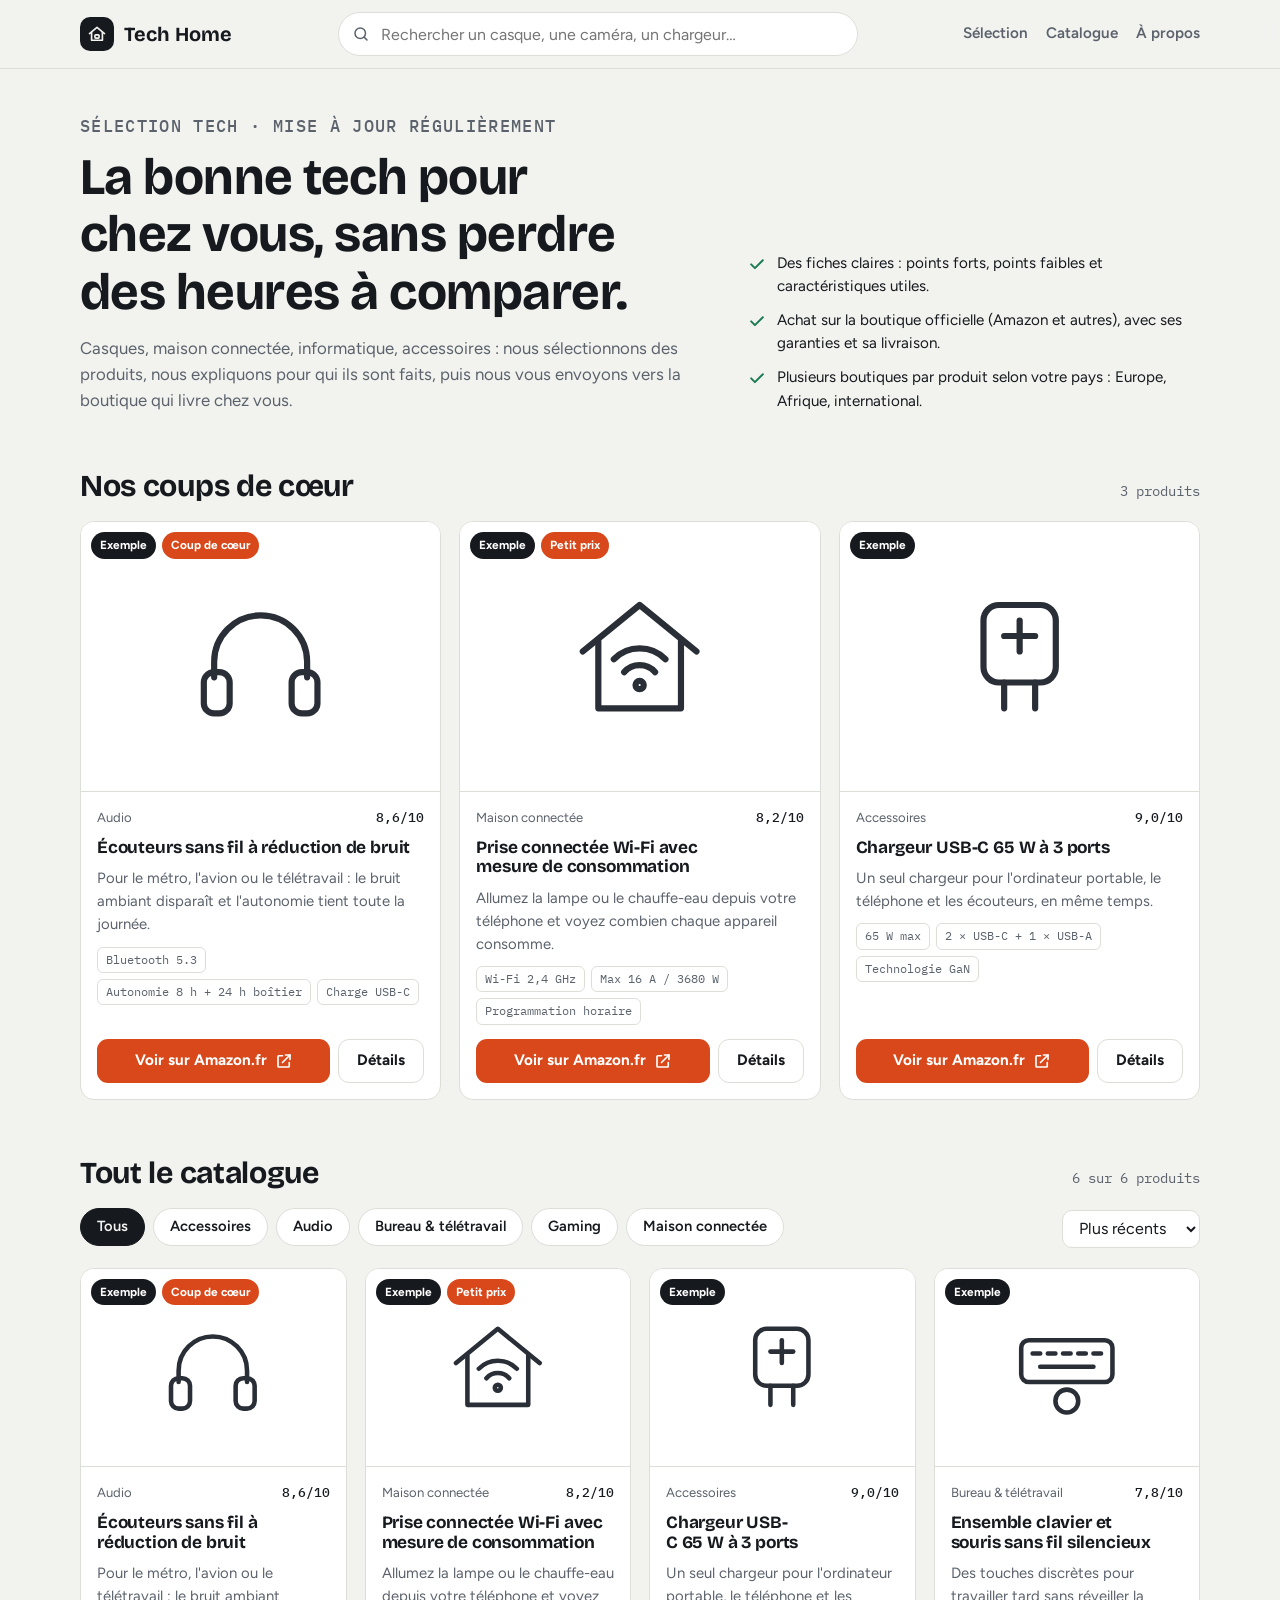
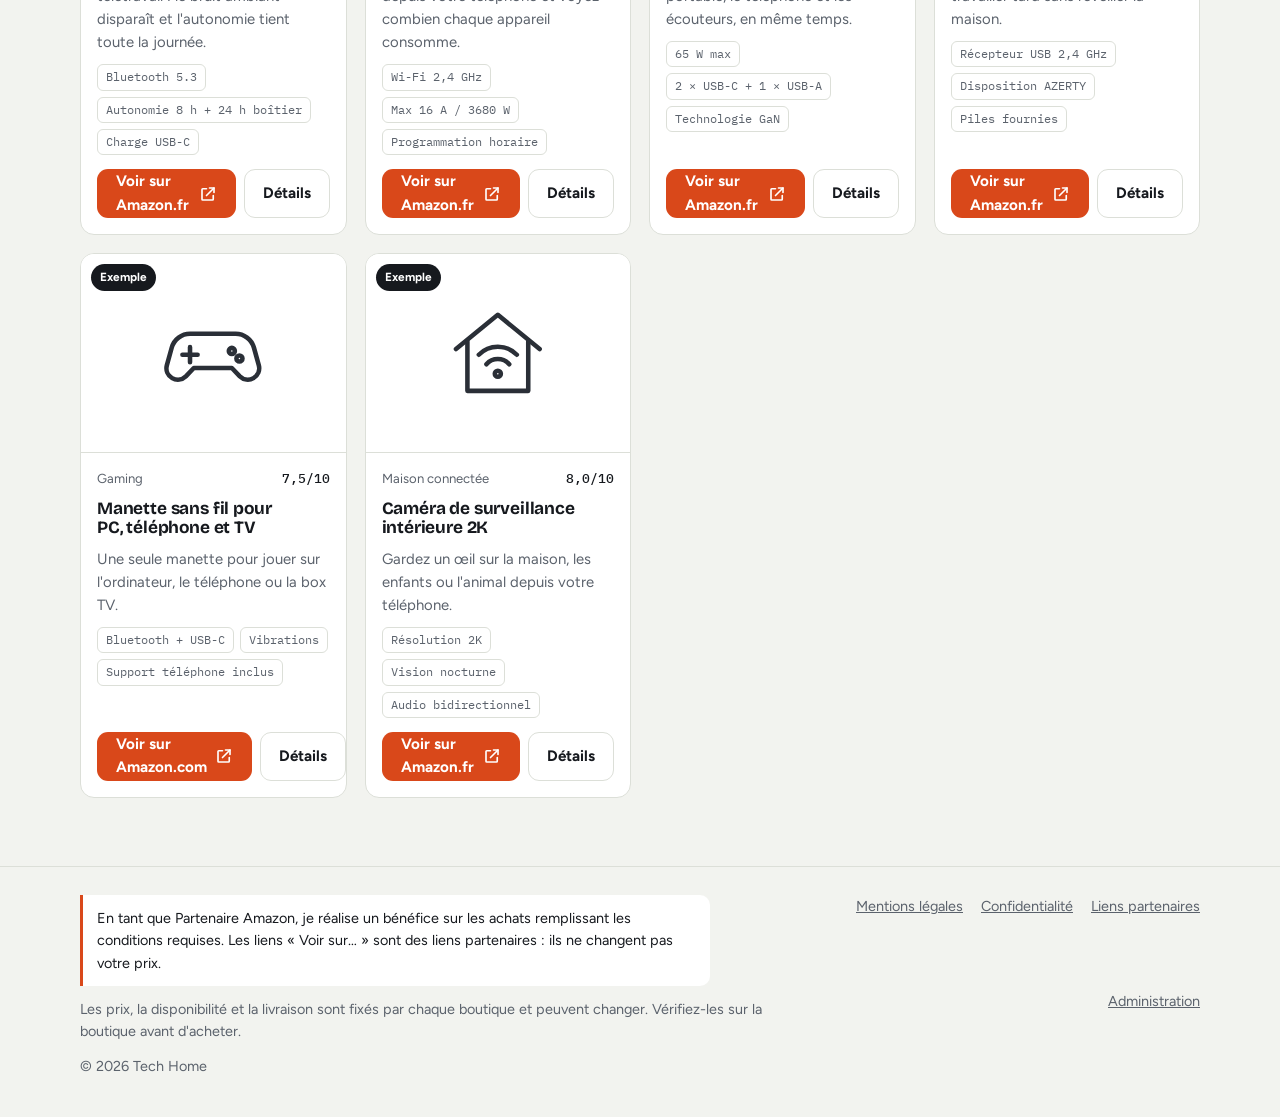
<file: index.html>
<!DOCTYPE html>
<html lang="fr">
<head>
  <meta charset="utf-8">
  <meta name="viewport" content="width=device-width, initial-scale=1">
  <title>Tech Home</title>
  <meta name="description" content="Tech Home sélectionne et explique les meilleurs produits tech pour la maison : audio, maison connectée, informatique, accessoires.">
  <meta property="og:title" content="Tech Home">
  <meta property="og:description" content="La tech utile pour la maison, choisie et expliquée.">
  <meta property="og:type" content="website">
  <link rel="preconnect" href="https://fonts.googleapis.com">
  <link rel="preconnect" href="https://fonts.gstatic.com" crossorigin>
  <link rel="stylesheet" href="https://fonts.googleapis.com/css2?family=Bricolage+Grotesque:opsz,wght@12..96,600;12..96,700&family=Figtree:wght@400;500;600;700&family=IBM+Plex+Mono:wght@400;500&display=swap">
  <link rel="stylesheet" href="styles.css">
</head>
<body>
  <div id="local-banner" class="local-banner" hidden>
    <div class="wrap">
      <span>Vous voyez l'aperçu de vos modifications dans ce navigateur. Elles ne sont pas encore en ligne.</span>
      <button type="button" class="link-btn" id="drop-local">Afficher la version en ligne</button>
    </div>
  </div>

  <header class="site-header">
    <div class="wrap header-row">
      <a class="logo" href="index.html"><span class="logo-mark" id="logo-mark"></span><span id="site-name">Tech Home</span></a>
      <form class="search" role="search" id="search-form">
        <label for="q" class="sr-only">Rechercher un produit</label>
        <span id="search-icon"></span>
        <input id="q" type="search" placeholder="Rechercher un casque, une caméra, un chargeur…" autocomplete="off">
      </form>
      <nav class="nav" aria-label="Navigation principale">
        <a href="#selection" class="hide-sm">Sélection</a>
        <a href="#catalogue">Catalogue</a>
        <a href="legal.html" class="hide-sm">À propos</a>
      </nav>
    </div>
  </header>

  <main>
    <section class="wrap hero" aria-labelledby="hero-title">
      <div>
        <p class="eyebrow" id="hero-eyebrow">Sélection tech · mise à jour régulièrement</p>
        <h1 id="hero-title">La bonne tech pour chez vous, sans perdre des heures à comparer.</h1>
        <p id="hero-text" style="margin-top:14px">Casques, maison connectée, informatique, accessoires : nous sélectionnons des produits, nous expliquons pour qui ils sont faits, puis nous vous envoyons vers la boutique qui livre chez vous.</p>
      </div>
      <ul class="clean trust" id="trust">
        <li><span data-icon="check"></span><span>Des fiches claires : points forts, points faibles et caractéristiques utiles.</span></li>
        <li><span data-icon="check"></span><span>Achat sur la boutique officielle (Amazon et autres), avec ses garanties et sa livraison.</span></li>
        <li><span data-icon="check"></span><span>Plusieurs boutiques par produit selon votre pays : Europe, Afrique, international.</span></li>
      </ul>
    </section>

    <section class="wrap section" id="selection" aria-labelledby="sel-title">
      <div class="section-head">
        <h2 id="sel-title">Nos coups de cœur</h2>
        <span class="count" id="sel-count"></span>
      </div>
      <div class="grid featured-grid" id="featured"></div>
    </section>

    <section class="wrap section" id="catalogue" aria-labelledby="cat-title">
      <div class="section-head">
        <h2 id="cat-title">Tout le catalogue</h2>
        <span class="count" id="cat-count" aria-live="polite"></span>
      </div>
      <div class="toolbar">
        <div class="chips" id="chips" role="group" aria-label="Filtrer par catégorie"></div>
        <label class="sr-only" for="sort">Trier</label>
        <select class="select" id="sort">
          <option value="recent">Plus récents</option>
          <option value="score">Mieux notés</option>
          <option value="name">Nom (A → Z)</option>
        </select>
      </div>
      <div class="grid" id="products"></div>
    </section>
  </main>

  <footer class="site-footer">
    <div class="wrap footer-grid">
      <div style="display:grid;gap:12px">
        <p class="disclosure" id="disclosure"></p>
        <p>Les prix, la disponibilité et la livraison sont fixés par chaque boutique et peuvent changer. Vérifiez-les sur la boutique avant d'acheter.</p>
        <p>© <span id="year"></span> <span id="footer-name">Tech Home</span></p>
      </div>
      <div class="footer-links">
        <a href="legal.html">Mentions légales</a>
        <a href="legal.html#confidentialite">Confidentialité</a>
        <a href="legal.html#affiliation">Liens partenaires</a>
        <a href="admin.html">Administration</a>
      </div>
    </div>
  </footer>

  <div class="overlay" id="overlay" aria-hidden="true">
    <div class="sheet" role="dialog" aria-modal="true" aria-labelledby="sheet-title" id="sheet"></div>
  </div>

  <script src="common.js"></script>
  <script src="app.js"></script>
</body>
</html>
</file>
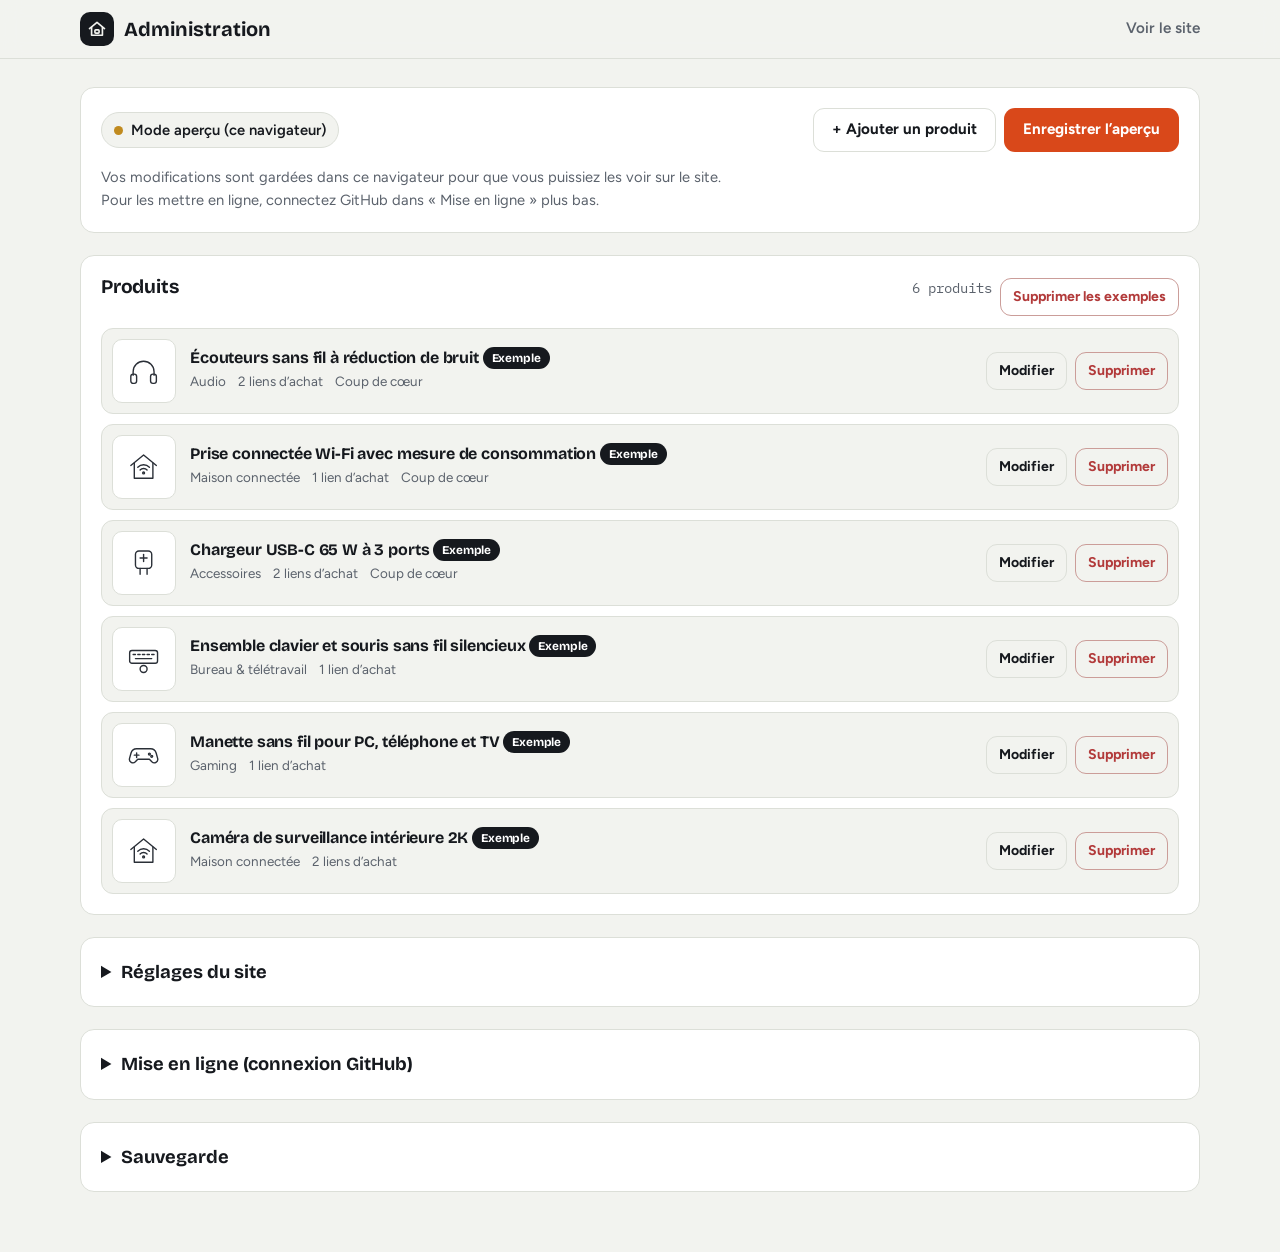
<file: admin.html>
<!DOCTYPE html>
<html lang="fr">
<head>
  <meta charset="utf-8">
  <meta name="viewport" content="width=device-width, initial-scale=1">
  <meta name="robots" content="noindex, nofollow">
  <title>Administration — Tech Home</title>
  <link rel="preconnect" href="https://fonts.googleapis.com">
  <link rel="preconnect" href="https://fonts.gstatic.com" crossorigin>
  <link rel="stylesheet" href="https://fonts.googleapis.com/css2?family=Bricolage+Grotesque:opsz,wght@12..96,600;12..96,700&family=Figtree:wght@400;500;600;700&family=IBM+Plex+Mono:wght@400;500&display=swap">
  <link rel="stylesheet" href="styles.css">
  <style>
    .admin { padding: 28px 0 60px; display: grid; gap: 22px; }
    .panel { background: var(--surface); border: 1px solid var(--line); border-radius: var(--radius); padding: 20px; }
    .panel h2 { font-size: 1.2rem; margin-bottom: 4px; }
    .panel .lead { color: var(--muted); font-size: .92rem; margin-bottom: 14px; max-width: 70ch; }
    .topbar { display: flex; flex-wrap: wrap; gap: 12px; align-items: center; justify-content: space-between; }
    .status { display: inline-flex; align-items: center; gap: 8px; font-weight: 600; font-size: .92rem; padding: 6px 12px; border-radius: 999px; background: var(--paper); border: 1px solid var(--line); }
    .dot { width: 9px; height: 9px; border-radius: 50%; background: #c08a1e; }
    .dot.on { background: var(--ok); }
    .dirty { font-family: var(--mono); font-size: .8rem; color: var(--accent); }
    .row-actions { display: flex; flex-wrap: wrap; gap: 8px; }
    .fields { display: grid; grid-template-columns: repeat(2, minmax(0, 1fr)); gap: 14px; }
    .fields .full { grid-column: 1 / -1; }
    .field { display: grid; gap: 6px; }
    .field label { font-weight: 600; font-size: .9rem; }
    .field .hint { font-size: .8rem; color: var(--muted); }
    .field .warn { font-size: .82rem; color: var(--bad); font-weight: 600; }
    .input, .textarea { width: 100%; border: 1px solid var(--line); border-radius: 10px; background: var(--paper); padding: 10px 12px; min-height: 44px; }
    .textarea { min-height: 96px; resize: vertical; }
    .input:focus, .textarea:focus { outline: none; border-color: var(--accent); box-shadow: 0 0 0 3px var(--accent-soft); }
    .check { display: flex; gap: 10px; align-items: center; font-weight: 600; }
    .check input { width: 20px; height: 20px; accent-color: var(--accent); }
    .plist { display: grid; gap: 10px; }
    .pitem { display: grid; grid-template-columns: 64px 1fr auto; gap: 14px; align-items: center; padding: 10px; border: 1px solid var(--line); border-radius: 12px; background: var(--paper); }
    .thumb { width: 64px; height: 64px; border-radius: 10px; background: #fff; display: grid; place-items: center; overflow: hidden; border: 1px solid var(--line); }
    .thumb img { width: 100%; height: 100%; object-fit: contain; }
    .thumb .illus { width: 60%; color: #2a2f37; }
    .pitem h3 { font-size: 1rem; }
    .pmeta { font-size: .84rem; color: var(--muted); display: flex; flex-wrap: wrap; gap: 4px 12px; }
    .btn-sm { min-height: 38px; padding: 0 12px; font-size: .88rem; }
    .btn-danger { color: var(--bad); border-color: color-mix(in srgb, var(--bad) 40%, var(--line)); }
    .btn-danger.armed { background: var(--bad); color: #fff; }
    .links-editor { display: grid; gap: 10px; }
    .link-row { display: grid; grid-template-columns: 160px 140px 1fr auto; gap: 8px; align-items: start; padding: 10px; border: 1px dashed var(--line); border-radius: 12px; }
    .link-row .warn { grid-column: 1 / -1; }
    .editor-sheet { padding: 24px; display: grid; gap: 18px; }
    .editor-head { display: flex; justify-content: space-between; gap: 12px; align-items: center; }
    .preview-img { width: 120px; height: 120px; border-radius: 12px; border: 1px solid var(--line); background: #fff; display: grid; place-items: center; overflow: hidden; }
    .preview-img img { width: 100%; height: 100%; object-fit: contain; }
    .preview-img .illus { width: 55%; color: #2a2f37; }
    .img-row { display: flex; gap: 14px; align-items: center; flex-wrap: wrap; }
    .toast { position: fixed; left: 50%; bottom: 20px; translate: -50% 0; z-index: 80; max-width: min(560px, 92vw); padding: 12px 18px; border-radius: 12px; background: var(--ink); color: var(--paper); font-weight: 600; box-shadow: var(--shadow); display: none; }
    .toast.show { display: block; }
    .toast.err { background: var(--bad); color: #fff; }
    details.panel summary { cursor: pointer; font-family: var(--display); font-weight: 700; font-size: 1.15rem; }
    details.panel[open] summary { margin-bottom: 12px; }
    .steps { margin: 0; padding-left: 20px; display: grid; gap: 6px; font-size: .92rem; }
    @media (max-width: 720px) {
      .fields { grid-template-columns: 1fr; }
      .link-row { grid-template-columns: 1fr 1fr; }
      .link-row .url { grid-column: 1 / -1; }
      .pitem { grid-template-columns: 52px 1fr; }
      .pitem .row-actions { grid-column: 1 / -1; }
      .thumb { width: 52px; height: 52px; }
      .editor-sheet { padding: 18px; }
    }
  </style>
</head>
<body>
  <header class="site-header">
    <div class="wrap header-row" style="grid-template-columns:auto 1fr">
      <a class="logo" href="index.html"><span class="logo-mark" id="logo-mark"></span><span>Administration</span></a>
      <nav class="nav" aria-label="Navigation" style="justify-content:flex-end"><a href="index.html">Voir le site</a></nav>
    </div>
  </header>

  <main class="wrap admin">
    <section class="panel">
      <div class="topbar">
        <div style="display:grid;gap:6px">
          <span class="status"><span class="dot" id="mode-dot"></span><span id="mode-label">Mode aperçu</span></span>
          <span class="dirty" id="dirty" hidden>Modifications non enregistrées</span>
        </div>
        <div class="row-actions">
          <button type="button" class="btn btn-ghost" id="add">+ Ajouter un produit</button>
          <button type="button" class="btn btn-buy" id="save">Enregistrer</button>
        </div>
      </div>
      <p class="lead" id="mode-help" style="margin:14px 0 0"></p>
    </section>

    <section class="panel" aria-labelledby="list-title">
      <div class="section-head" style="margin-bottom:12px">
        <h2 id="list-title">Produits</h2>
        <div class="row-actions">
          <span class="count" id="list-count" style="font-family:var(--mono);font-size:.85rem;color:var(--muted)"></span>
          <button type="button" class="btn btn-ghost btn-sm btn-danger" id="drop-demo" hidden>Supprimer les exemples</button>
        </div>
      </div>
      <div class="plist" id="plist"></div>
    </section>

    <details class="panel" id="settings-panel">
      <summary>Réglages du site</summary>
      <div class="fields">
        <div class="field"><label for="s-siteName">Nom du site</label><input class="input" id="s-siteName" data-setting="siteName"></div>
        <div class="field"><label for="s-ownerName">Responsable du site (mentions légales)</label><input class="input" id="s-ownerName" data-setting="ownerName" placeholder="Votre nom ou celui de votre entreprise"></div>
        <div class="field"><label for="s-contactEmail">E-mail de contact</label><input class="input" id="s-contactEmail" data-setting="contactEmail" type="email" placeholder="contact@exemple.com"></div>
        <div class="field"><label for="s-contactWhatsapp">WhatsApp (facultatif)</label><input class="input" id="s-contactWhatsapp" data-setting="contactWhatsapp" placeholder="+229 …"></div>
        <div class="field full"><label for="s-heroTitle">Grand titre de l’accueil</label><input class="input" id="s-heroTitle" data-setting="heroTitle"></div>
        <div class="field full"><label for="s-heroText">Texte d’accueil</label><textarea class="textarea" id="s-heroText" data-setting="heroText"></textarea></div>
      </div>
    </details>

    <details class="panel" id="publish-panel">
      <summary>Mise en ligne (connexion GitHub)</summary>
      <p class="lead">Le site est hébergé gratuitement sur GitHub Pages. Pour que le bouton « Publier » mette vos produits en ligne, l’administration a besoin d’une clé d’accès GitHub. Cette clé reste dans ce navigateur, ne la partagez avec personne.</p>
      <ol class="steps" style="margin-bottom:16px">
        <li>Sur GitHub, ouvrez Settings → Developer settings → Personal access tokens → Fine-grained tokens → Generate new token.</li>
        <li>Choisissez uniquement le dépôt du site, puis donnez l’autorisation « Contents : Read and write ».</li>
        <li>Copiez la clé et collez-la ci-dessous avec le nom de votre compte et du dépôt.</li>
      </ol>
      <form class="fields" id="gh-form">
        <div class="field"><label for="gh-owner">Compte GitHub</label><input class="input" id="gh-owner" autocomplete="off" placeholder="mon-compte"></div>
        <div class="field"><label for="gh-repo">Dépôt du site</label><input class="input" id="gh-repo" autocomplete="off" placeholder="techhome"></div>
        <div class="field"><label for="gh-branch">Branche</label><input class="input" id="gh-branch" autocomplete="off" value="main"></div>
        <div class="field"><label for="gh-token">Clé d’accès (token)</label><input class="input" id="gh-token" type="password" autocomplete="off" placeholder="github_pat_…"></div>
        <div class="full row-actions">
          <button type="submit" class="btn btn-dark">Se connecter</button>
          <button type="button" class="btn btn-ghost" id="gh-logout" hidden>Se déconnecter</button>
        </div>
      </form>
    </details>

    <details class="panel">
      <summary>Sauvegarde</summary>
      <p class="lead">Copiez tout le catalogue pour le garder en lieu sûr, ou collez une sauvegarde pour la restaurer.</p>
      <div class="field"><label for="backup">Catalogue au format JSON</label><textarea class="textarea" id="backup" style="min-height:140px;font-family:var(--mono);font-size:.8rem"></textarea></div>
      <div class="row-actions" style="margin-top:10px">
        <button type="button" class="btn btn-ghost btn-sm" id="backup-copy">Copier la sauvegarde</button>
        <button type="button" class="btn btn-ghost btn-sm" id="backup-restore">Restaurer ce texte</button>
      </div>
    </details>
  </main>

  <div class="overlay" id="editor" aria-hidden="true">
    <form class="sheet editor-sheet" id="editor-form" role="dialog" aria-modal="true" aria-labelledby="editor-title" novalidate>
      <div class="editor-head">
        <h2 id="editor-title" style="font-size:1.4rem">Nouveau produit</h2>
        <button type="button" class="close" style="position:static" id="editor-close" aria-label="Fermer sans enregistrer"></button>
      </div>

      <div class="fields">
        <div class="field full"><label for="f-name">Nom du produit *</label><input class="input" id="f-name" required placeholder="Ex. : Casque Bluetooth à réduction de bruit"><span class="warn" id="name-err" hidden>Indiquez le nom du produit.</span></div>
        <div class="field"><label for="f-brand">Marque</label><input class="input" id="f-brand"></div>
        <div class="field"><label for="f-category">Catégorie</label><input class="input" id="f-category" list="cat-list" placeholder="Audio, Maison connectée…"><datalist id="cat-list"></datalist></div>
        <div class="field full"><label for="f-summary">Phrase d’accroche</label><input class="input" id="f-summary" maxlength="180" placeholder="Pour qui est fait ce produit, en une phrase."></div>
        <div class="field full"><label for="f-description">Votre avis (description)</label><textarea class="textarea" id="f-description" style="min-height:140px" placeholder="Écrivez avec vos mots : à qui il s’adresse, ce qu’il fait bien, ce qu’il fait moins bien. Laissez une ligne vide entre deux paragraphes."></textarea><span class="hint">Amazon demande du contenu original : n’y copiez pas la description de la boutique.</span></div>
      </div>

      <div class="field">
        <span style="font-weight:600;font-size:.9rem">Photo</span>
        <div class="img-row">
          <div class="preview-img" id="img-preview"></div>
          <div style="display:grid;gap:8px;flex:1;min-width:220px">
            <label class="btn btn-ghost btn-sm" for="f-file" style="width:max-content">Choisir une photo…</label>
            <input type="file" id="f-file" accept="image/png,image/jpeg,image/webp" class="sr-only">
            <label for="f-image" class="sr-only">Adresse de l’image</label>
            <input class="input" id="f-image" placeholder="ou collez l’adresse d’une image (https://…)">
            <span class="hint">Utilisez votre propre photo ou l’image fournie par SiteStripe d’Amazon. Ne copiez pas les photos d’autres sites.</span>
          </div>
        </div>
      </div>

      <div class="field">
        <span style="font-weight:600;font-size:.9rem">Liens d’achat (vos liens partenaires)</span>
        <span class="hint">Ajoutez un lien par boutique : par exemple Amazon.fr pour l’Europe, Amazon.com pour l’international, Jumia pour l’Afrique.</span>
        <div class="links-editor" id="links"></div>
        <button type="button" class="btn btn-ghost btn-sm" id="add-link" style="width:max-content">+ Ajouter une boutique</button>
      </div>

      <div class="fields">
        <div class="field"><label for="f-specs">Caractéristiques (une par ligne)</label><textarea class="textarea" id="f-specs" placeholder="Bluetooth 5.3&#10;Autonomie 30 h"></textarea></div>
        <div class="field"><label for="f-pros">Points forts (un par ligne)</label><textarea class="textarea" id="f-pros"></textarea></div>
        <div class="field"><label for="f-cons">Points faibles (un par ligne)</label><textarea class="textarea" id="f-cons"></textarea></div>
        <div class="field"><label for="f-badge">Étiquette (facultatif)</label><input class="input" id="f-badge" maxlength="24" placeholder="Coup de cœur, Petit prix…"></div>
        <div class="field"><label for="f-score">Note Tech Home sur 10 (facultatif)</label><input class="input" id="f-score" type="number" min="0" max="10" step="0.1" inputmode="decimal"></div>
        <div class="field"><label for="f-price">Prix indicatif (facultatif)</label><input class="input" id="f-price" placeholder="Ex. : 12 500 FCFA chez Jumia"><span class="hint">Laissez vide pour les produits Amazon : Amazon n’autorise pas l’affichage d’un prix qui n’est pas mis à jour automatiquement.</span></div>
        <div class="field full"><label class="check"><input type="checkbox" id="f-featured"> Mettre dans « Nos coups de cœur » (3 maximum affichés)</label></div>
      </div>

      <div class="row-actions" style="justify-content:flex-end">
        <button type="button" class="btn btn-ghost" id="editor-cancel">Annuler</button>
        <button type="submit" class="btn btn-buy">Valider le produit</button>
      </div>
    </form>
  </div>

  <div class="toast" id="toast" role="status" aria-live="polite"></div>

  <script src="common.js"></script>
  <script src="admin.js"></script>
</body>
</html>
</file>
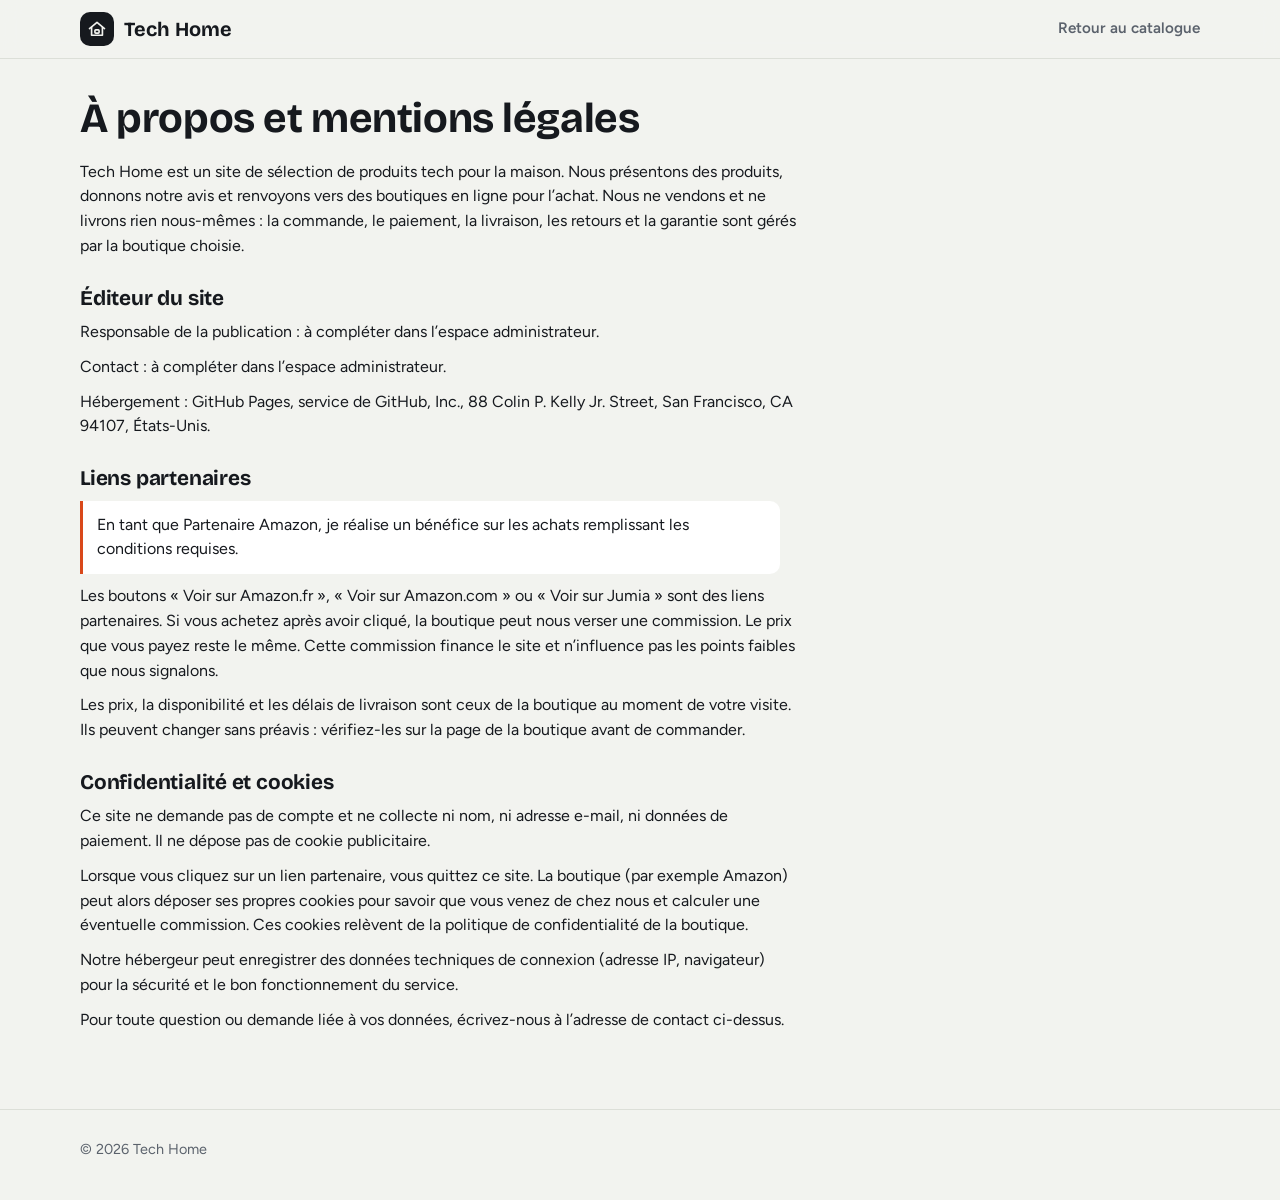
<file: legal.html>
<!DOCTYPE html>
<html lang="fr">
<head>
  <meta charset="utf-8">
  <meta name="viewport" content="width=device-width, initial-scale=1">
  <title>Mentions légales — Tech Home</title>
  <meta name="description" content="Mentions légales, politique de confidentialité et informations sur les liens partenaires de Tech Home.">
  <link rel="preconnect" href="https://fonts.googleapis.com">
  <link rel="preconnect" href="https://fonts.gstatic.com" crossorigin>
  <link rel="stylesheet" href="https://fonts.googleapis.com/css2?family=Bricolage+Grotesque:opsz,wght@12..96,600;12..96,700&family=Figtree:wght@400;500;600;700&family=IBM+Plex+Mono:wght@400;500&display=swap">
  <link rel="stylesheet" href="styles.css">
</head>
<body>
  <header class="site-header">
    <div class="wrap header-row" style="grid-template-columns:auto 1fr">
      <a class="logo" href="index.html"><span class="logo-mark" id="logo-mark"></span><span class="js-name">Tech Home</span></a>
      <nav class="nav" aria-label="Navigation" style="justify-content:flex-end"><a href="index.html">Retour au catalogue</a></nav>
    </div>
  </header>
  <main class="wrap page">
    <article>
      <h1>À propos et mentions légales</h1>
      <p><span class="js-name">Tech Home</span> est un site de sélection de produits tech pour la maison. Nous présentons des produits, donnons notre avis et renvoyons vers des boutiques en ligne pour l’achat. Nous ne vendons et ne livrons rien nous-mêmes : la commande, le paiement, la livraison, les retours et la garantie sont gérés par la boutique choisie.</p>

      <h2>Éditeur du site</h2>
      <p>Responsable de la publication : <span id="owner">à compléter dans l’espace administrateur</span>.</p>
      <p id="contact-line">Contact : <span id="contact">à compléter dans l’espace administrateur</span>.</p>
      <p>Hébergement : GitHub Pages, service de GitHub, Inc., 88 Colin P. Kelly Jr. Street, San Francisco, CA 94107, États-Unis.</p>

      <h2 id="affiliation">Liens partenaires</h2>
      <p class="disclosure" id="disclosure"></p>
      <p>Les boutons « Voir sur Amazon.fr », « Voir sur Amazon.com » ou « Voir sur Jumia » sont des liens partenaires. Si vous achetez après avoir cliqué, la boutique peut nous verser une commission. Le prix que vous payez reste le même. Cette commission finance le site et n’influence pas les points faibles que nous signalons.</p>
      <p>Les prix, la disponibilité et les délais de livraison sont ceux de la boutique au moment de votre visite. Ils peuvent changer sans préavis : vérifiez-les sur la page de la boutique avant de commander.</p>

      <h2 id="confidentialite">Confidentialité et cookies</h2>
      <p>Ce site ne demande pas de compte et ne collecte ni nom, ni adresse e-mail, ni données de paiement. Il ne dépose pas de cookie publicitaire.</p>
      <p>Lorsque vous cliquez sur un lien partenaire, vous quittez ce site. La boutique (par exemple Amazon) peut alors déposer ses propres cookies pour savoir que vous venez de chez nous et calculer une éventuelle commission. Ces cookies relèvent de la politique de confidentialité de la boutique.</p>
      <p>Notre hébergeur peut enregistrer des données techniques de connexion (adresse IP, navigateur) pour la sécurité et le bon fonctionnement du service.</p>
      <p>Pour toute question ou demande liée à vos données, écrivez-nous à l’adresse de contact ci-dessus.</p>
    </article>
  </main>
  <footer class="site-footer"><div class="wrap"><p>© <span id="year"></span> <span class="js-name">Tech Home</span></p></div></footer>
  <script src="common.js"></script>
  <script>
    (async function () {
      const T = window.TH;
      document.getElementById("logo-mark").innerHTML = T.ICONS.logo;
      document.getElementById("year").textContent = new Date().getFullYear();
      document.getElementById("disclosure").textContent = T.DISCLOSURE;
      try {
        const s = (await T.loadData()).data.settings;
        document.querySelectorAll(".js-name").forEach(el => { el.textContent = s.siteName || "Tech Home"; });
        if (s.ownerName) document.getElementById("owner").textContent = s.ownerName;
        const contacts = [s.contactEmail, s.contactWhatsapp ? "WhatsApp " + s.contactWhatsapp : ""].filter(Boolean);
        if (contacts.length) document.getElementById("contact").textContent = contacts.join(" · ");
      } catch (e) { /* les valeurs par défaut restent affichées */ }
    })();
  </script>
</body>
</html>
</file>
<file: styles.css>
/* Tech Home — vitrine tech affiliée.
   Layout: un "rayon" éditorial — en-tête avec recherche, accroche courte, coups de cœur, puis catalogue filtrable.
   Les caractéristiques techniques sont en police mono, comme une étiquette de rayon. */
:root {
  --paper: #f2f3ef;
  --surface: #ffffff;
  --ink: #16191e;
  --muted: #5b626c;
  --line: #dcdfd8;
  --accent: #d9481a;
  --accent-ink: #ffffff;
  --accent-soft: #fbe7de;
  --ok: #1d7a52;
  --bad: #b23a3a;
  --display: "Bricolage Grotesque", "Segoe UI", system-ui, sans-serif;
  --body: "Figtree", "Segoe UI", system-ui, sans-serif;
  --mono: "IBM Plex Mono", ui-monospace, "SFMono-Regular", Menlo, monospace;
  --radius: 14px;
  --shadow: 0 1px 2px rgba(20, 24, 30, .06), 0 8px 24px rgba(20, 24, 30, .06);
  color-scheme: light;
}
@media (prefers-color-scheme: dark) {
  :root:not([data-theme="light"]) {
    --paper: #111316;
    --surface: #1a1d22;
    --ink: #eceee9;
    --muted: #a3a9b1;
    --line: #2d3138;
    --accent: #ff6b36;
    --accent-ink: #160a05;
    --accent-soft: #3a1f14;
    --ok: #4cc28d;
    --bad: #ef7d7d;
    --shadow: 0 1px 2px rgba(0, 0, 0, .3), 0 8px 24px rgba(0, 0, 0, .25);
    color-scheme: dark;
  }
}
:root[data-theme="dark"] {
  --paper: #111316;
  --surface: #1a1d22;
  --ink: #eceee9;
  --muted: #a3a9b1;
  --line: #2d3138;
  --accent: #ff6b36;
  --accent-ink: #160a05;
  --accent-soft: #3a1f14;
  --ok: #4cc28d;
  --bad: #ef7d7d;
  --shadow: 0 1px 2px rgba(0, 0, 0, .3), 0 8px 24px rgba(0, 0, 0, .25);
  color-scheme: dark;
}

* { box-sizing: border-box; }
html { -webkit-text-size-adjust: 100%; }
body {
  margin: 0;
  background: var(--paper);
  color: var(--ink);
  font: 16px/1.55 var(--body);
}
img { max-width: 100%; display: block; }
a { color: inherit; }
h1, h2, h3 { font-family: var(--display); line-height: 1.12; text-wrap: balance; margin: 0; letter-spacing: -0.01em; }
p { margin: 0; }
button, input, select, textarea { font: inherit; color: inherit; }
:focus-visible { outline: 3px solid var(--accent); outline-offset: 2px; border-radius: 6px; }
.wrap { width: min(1120px, 100% - 32px); margin-inline: auto; }
.sr-only { position: absolute; width: 1px; height: 1px; overflow: hidden; clip: rect(0 0 0 0); white-space: nowrap; }

/* ---------- En-tête ---------- */
.site-header {
  position: sticky; top: 0; z-index: 20;
  background: color-mix(in srgb, var(--paper) 88%, transparent);
  backdrop-filter: blur(10px);
  border-bottom: 1px solid var(--line);
}
.header-row { display: grid; grid-template-columns: auto 1fr auto; align-items: center; gap: 20px; padding: 12px 0; }
.logo { display: inline-flex; align-items: center; gap: 10px; text-decoration: none; font-family: var(--display); font-weight: 700; font-size: 1.25rem; }
.logo-mark { width: 34px; height: 34px; border-radius: 10px; background: var(--ink); color: var(--paper); display: grid; place-items: center; }
.logo-mark svg { width: 20px; height: 20px; }
.search { position: relative; max-width: 520px; width: 100%; justify-self: center; }
.search svg { position: absolute; left: 14px; top: 50%; translate: 0 -50%; width: 18px; height: 18px; color: var(--muted); pointer-events: none; }
.search input {
  width: 100%; height: 44px; padding: 0 16px 0 42px;
  border: 1px solid var(--line); border-radius: 999px; background: var(--surface);
}
.search input:focus { border-color: var(--accent); outline: none; box-shadow: 0 0 0 3px var(--accent-soft); }
.nav { display: flex; gap: 18px; font-weight: 600; font-size: .95rem; }
.nav a { text-decoration: none; color: var(--muted); }
.nav a:hover { color: var(--ink); }

/* ---------- Bandeau aperçu local ---------- */
.local-banner { background: var(--accent-soft); border-bottom: 1px solid var(--line); font-size: .92rem; }
.local-banner .wrap { display: flex; flex-wrap: wrap; gap: 8px 16px; align-items: center; justify-content: space-between; padding: 10px 0; }
.link-btn { background: none; border: 0; padding: 0; color: var(--accent); font-weight: 700; text-decoration: underline; cursor: pointer; }

/* ---------- Accroche ---------- */
.hero { padding: 44px 0 28px; display: grid; grid-template-columns: 1.4fr 1fr; gap: 32px; align-items: end; }
.eyebrow { font-family: var(--mono); font-size: .78rem; text-transform: uppercase; letter-spacing: .08em; color: var(--accent); font-weight: 500; }
.hero h1 { font-size: clamp(2rem, 4.4vw, 3.2rem); margin-top: 10px; }
.hero p { color: var(--muted); max-width: 60ch; font-size: 1.05rem; }
.trust { display: grid; gap: 10px; }
.trust li { display: flex; gap: 10px; align-items: flex-start; font-size: .95rem; }
.trust svg { flex: none; width: 20px; height: 20px; color: var(--ok); margin-top: 2px; }
ul.clean { list-style: none; padding: 0; margin: 0; }

/* ---------- Sections ---------- */
.section { padding: 28px 0; }
.section-head { display: flex; flex-wrap: wrap; align-items: baseline; justify-content: space-between; gap: 8px 20px; margin-bottom: 18px; }
.section-head h2 { font-size: clamp(1.4rem, 2.6vw, 1.9rem); }
.section-head .count { font-family: var(--mono); font-size: .85rem; color: var(--muted); }

.chips { display: flex; gap: 8px; overflow-x: auto; padding-bottom: 4px; scrollbar-width: thin; }
.chip {
  flex: none; height: 38px; padding: 0 16px; border-radius: 999px;
  border: 1px solid var(--line); background: var(--surface); cursor: pointer; font-weight: 600; font-size: .92rem;
}
.chip[aria-pressed="true"] { background: var(--ink); color: var(--paper); border-color: var(--ink); }
.toolbar { display: flex; flex-wrap: wrap; gap: 12px; align-items: center; justify-content: space-between; margin-bottom: 18px; }
.select { height: 38px; padding: 0 12px; border-radius: 10px; border: 1px solid var(--line); background: var(--surface); }

/* ---------- Cartes produit ---------- */
.grid { display: grid; grid-template-columns: repeat(auto-fill, minmax(250px, 1fr)); gap: 18px; }
.featured-grid { grid-template-columns: repeat(auto-fill, minmax(300px, 1fr)); }
.card {
  display: flex; flex-direction: column; background: var(--surface); border: 1px solid var(--line);
  border-radius: var(--radius); overflow: hidden; transition: transform .15s ease, box-shadow .15s ease;
}
.card:hover { transform: translateY(-2px); box-shadow: var(--shadow); }
.card-media { position: relative; aspect-ratio: 4 / 3; background: #fff; display: grid; place-items: center; border-bottom: 1px solid var(--line); }
.card-media img { width: 100%; height: 100%; object-fit: contain; padding: 14px; }
.card-media .illus { width: 46%; height: auto; color: #2a2f37; }
.card-badges { position: absolute; top: 10px; left: 10px; display: flex; gap: 6px; flex-wrap: wrap; }
.badge { font-size: .74rem; font-weight: 700; padding: 4px 9px; border-radius: 999px; background: var(--accent); color: var(--accent-ink); }
.badge.demo { background: #16191e; color: #fff; }
.card-body { padding: 16px; display: flex; flex-direction: column; gap: 10px; flex: 1; }
.card-meta { display: flex; justify-content: space-between; gap: 10px; font-size: .82rem; color: var(--muted); }
.score { font-family: var(--mono); font-variant-numeric: tabular-nums; font-weight: 500; color: var(--ink); }
.card h3 { font-size: 1.08rem; }
.card h3 button { all: unset; cursor: pointer; }
.card h3 button:focus-visible { outline: 3px solid var(--accent); outline-offset: 2px; border-radius: 4px; }
.card .summary { color: var(--muted); font-size: .93rem; }
.specs { display: flex; flex-wrap: wrap; gap: 6px; }
.spec { font-family: var(--mono); font-size: .74rem; padding: 3px 8px; border-radius: 6px; border: 1px solid var(--line); color: var(--muted); }
.card-actions { margin-top: auto; display: grid; grid-template-columns: 1fr auto; gap: 8px; padding-top: 4px; }

.btn {
  display: inline-flex; align-items: center; justify-content: center; gap: 8px;
  min-height: 44px; padding: 0 18px; border-radius: 11px; border: 1px solid transparent;
  font-weight: 700; text-decoration: none; cursor: pointer; font-size: .95rem;
}
.btn svg { width: 18px; height: 18px; flex: none; }
.btn-buy { background: var(--accent); color: var(--accent-ink); }
.btn-buy:hover { filter: brightness(1.06); }
.btn-ghost { background: transparent; border-color: var(--line); }
.btn-ghost:hover { border-color: var(--ink); }
.btn-dark { background: var(--ink); color: var(--paper); }
.aff-note { font-size: .76rem; color: var(--muted); }

.empty { padding: 40px 20px; text-align: center; color: var(--muted); border: 1px dashed var(--line); border-radius: var(--radius); }

/* ---------- Fiche produit (fenêtre) ---------- */
.overlay { position: fixed; inset: 0; z-index: 50; background: rgba(10, 12, 15, .55); display: none; padding: 24px 16px; overflow-y: auto; }
.overlay.open { display: block; }
.sheet { width: min(940px, 100%); margin: 0 auto; background: var(--surface); border-radius: 18px; box-shadow: var(--shadow); overflow: hidden; }
.sheet-top { display: grid; grid-template-columns: 1fr 1.1fr; }
.sheet-media { background: #fff; display: grid; place-items: center; min-height: 320px; border-right: 1px solid var(--line); }
.sheet-media img { width: 100%; height: 100%; max-height: 460px; object-fit: contain; padding: 24px; }
.sheet-media .illus { width: 45%; color: #2a2f37; }
.sheet-info { padding: 28px; display: flex; flex-direction: column; gap: 14px; position: relative; }
.close { position: absolute; top: 14px; right: 14px; width: 40px; height: 40px; border-radius: 999px; border: 1px solid var(--line); background: var(--surface); cursor: pointer; display: grid; place-items: center; }
.close svg { width: 18px; height: 18px; }
.sheet-info h2 { font-size: clamp(1.4rem, 3vw, 2rem); padding-right: 44px; }
.verdict { display: flex; align-items: center; gap: 14px; padding: 12px 14px; border-radius: 12px; background: var(--paper); }
.verdict .big { font-family: var(--mono); font-size: 1.6rem; font-weight: 500; font-variant-numeric: tabular-nums; }
.verdict small { color: var(--muted); display: block; }
.store-list { display: grid; gap: 8px; }
.store-list .btn { justify-content: space-between; width: 100%; }
.store-list .region { font-weight: 500; font-size: .85rem; opacity: .85; }
.sheet-body { padding: 28px; border-top: 1px solid var(--line); display: grid; grid-template-columns: 1.3fr 1fr; gap: 28px; }
.sheet-body h3 { font-size: 1.05rem; margin-bottom: 10px; }
.prose p + p { margin-top: 12px; }
.prose { max-width: 65ch; }
.pc { display: grid; gap: 8px; }
.pc li { display: flex; gap: 8px; align-items: flex-start; }
.pc svg { flex: none; width: 18px; height: 18px; margin-top: 3px; }
.pc .pro svg { color: var(--ok); }
.pc .con svg { color: var(--bad); }
.spec-table { width: 100%; border-collapse: collapse; font-family: var(--mono); font-size: .85rem; }
.spec-table td { padding: 8px 0; border-bottom: 1px solid var(--line); }

/* ---------- Pied de page ---------- */
.site-footer { margin-top: 40px; border-top: 1px solid var(--line); padding: 28px 0 40px; color: var(--muted); font-size: .9rem; }
.footer-grid { display: grid; grid-template-columns: 2fr 1fr; gap: 24px; }
.footer-links { display: flex; flex-wrap: wrap; gap: 8px 18px; justify-content: flex-end; }
.disclosure { padding: 12px 14px; border-left: 3px solid var(--accent); background: var(--surface); border-radius: 0 10px 10px 0; color: var(--ink); max-width: 70ch; }

/* ---------- Pages texte ---------- */
.page { padding: 36px 0; }
.page article { max-width: 72ch; }
.page h1 { font-size: clamp(1.8rem, 4vw, 2.6rem); margin-bottom: 18px; }
.page h2 { font-size: 1.3rem; margin: 28px 0 10px; }
.page p, .page li { color: var(--ink); }
.page p + p { margin-top: 10px; }

/* ---------- Mobile ---------- */
@media (max-width: 820px) {
  .header-row { grid-template-columns: auto auto; }
  .search { grid-column: 1 / -1; grid-row: 2; max-width: none; }
  .nav { justify-content: flex-end; gap: 14px; }
  .hero { grid-template-columns: 1fr; padding-top: 28px; gap: 20px; }
  .sheet-top, .sheet-body { grid-template-columns: 1fr; }
  .sheet-media { border-right: 0; border-bottom: 1px solid var(--line); min-height: 240px; }
  .sheet-info, .sheet-body { padding: 20px; }
  .footer-grid { grid-template-columns: 1fr; }
  .footer-links { justify-content: flex-start; }
  .overlay { padding: 0; }
  .sheet { border-radius: 0; min-height: 100%; }
}
@media (max-width: 420px) {
  .nav a.hide-sm { display: none; }
  .grid { grid-template-columns: 1fr 1fr; gap: 10px; }
  .card-body { padding: 12px; gap: 8px; }
  .card h3 { font-size: .96rem; }
  .card .summary, .card .specs { display: none; }
  .card-actions { grid-template-columns: 1fr; }
  .card-actions .btn-ghost { display: none; }
  .btn { padding: 0 12px; font-size: .9rem; }
}
@media (prefers-reduced-motion: reduce) {
  * { transition: none !important; scroll-behavior: auto !important; }
}
</file>
